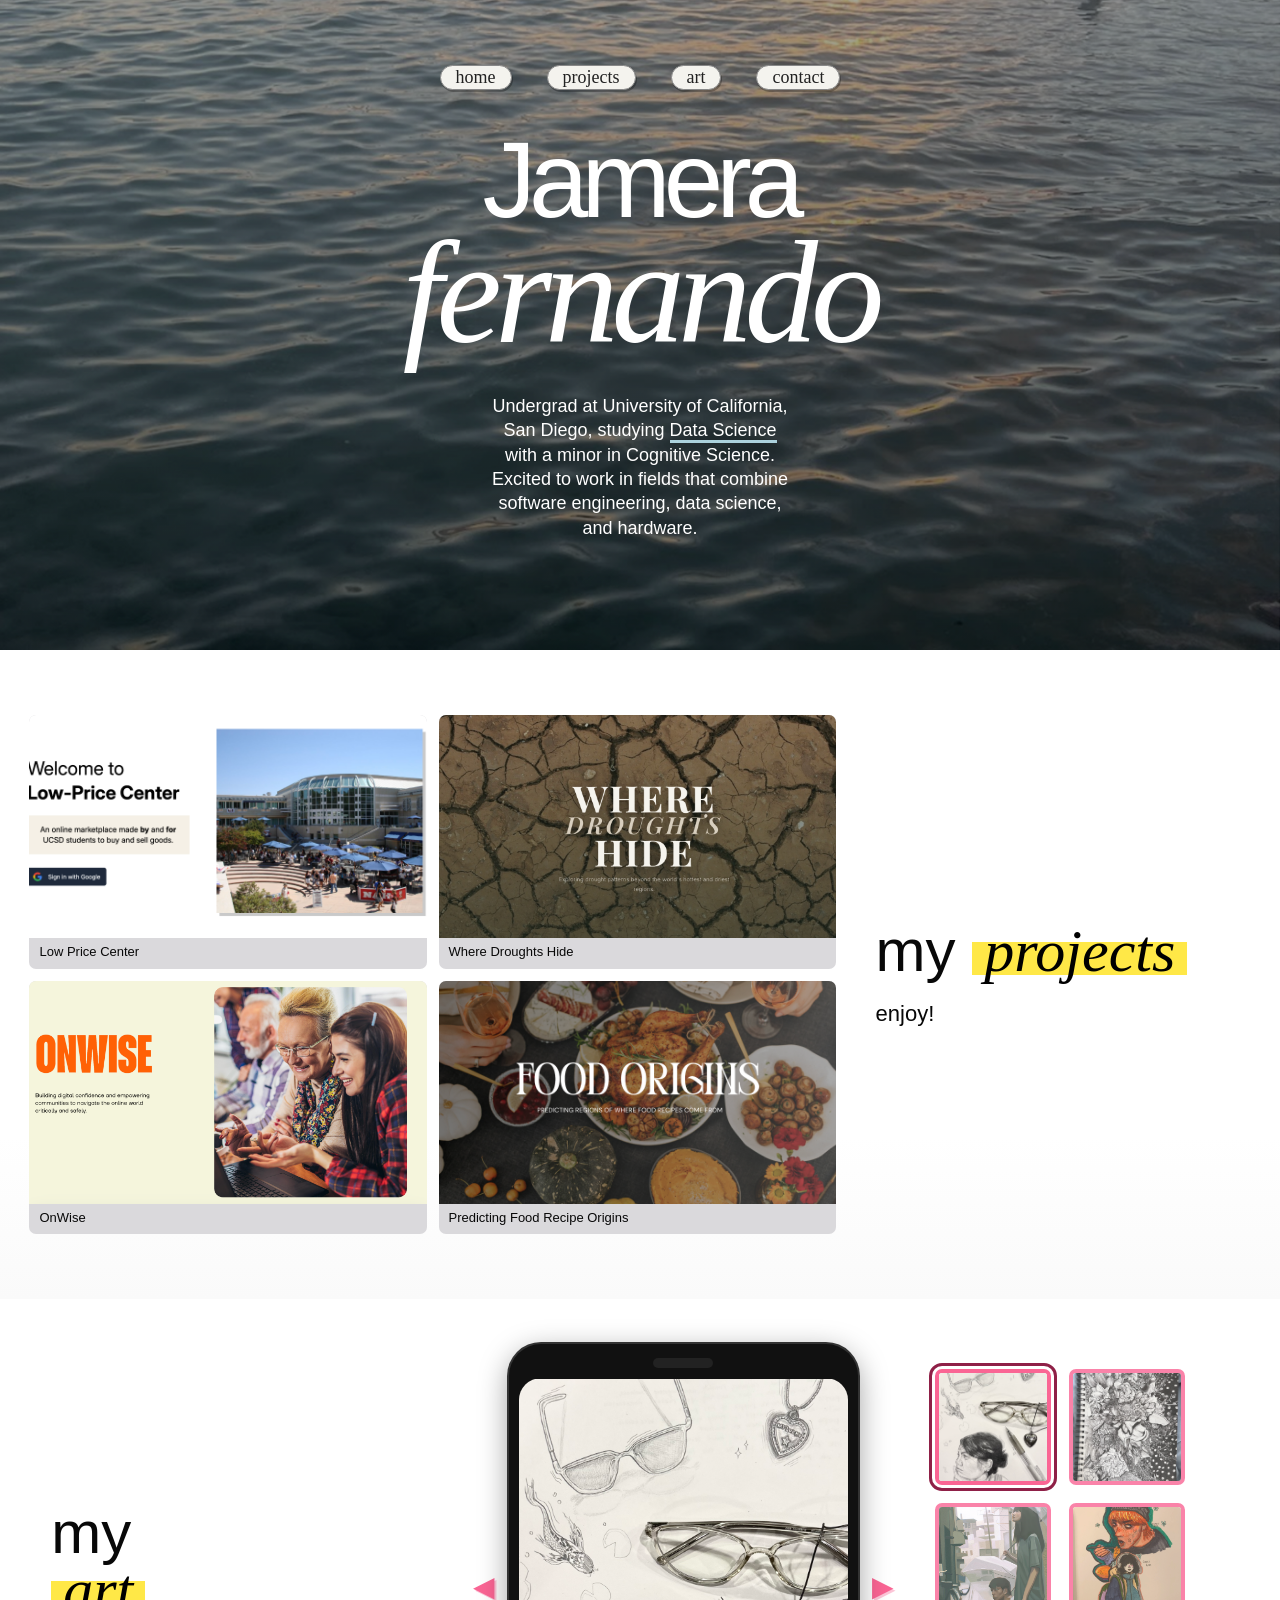
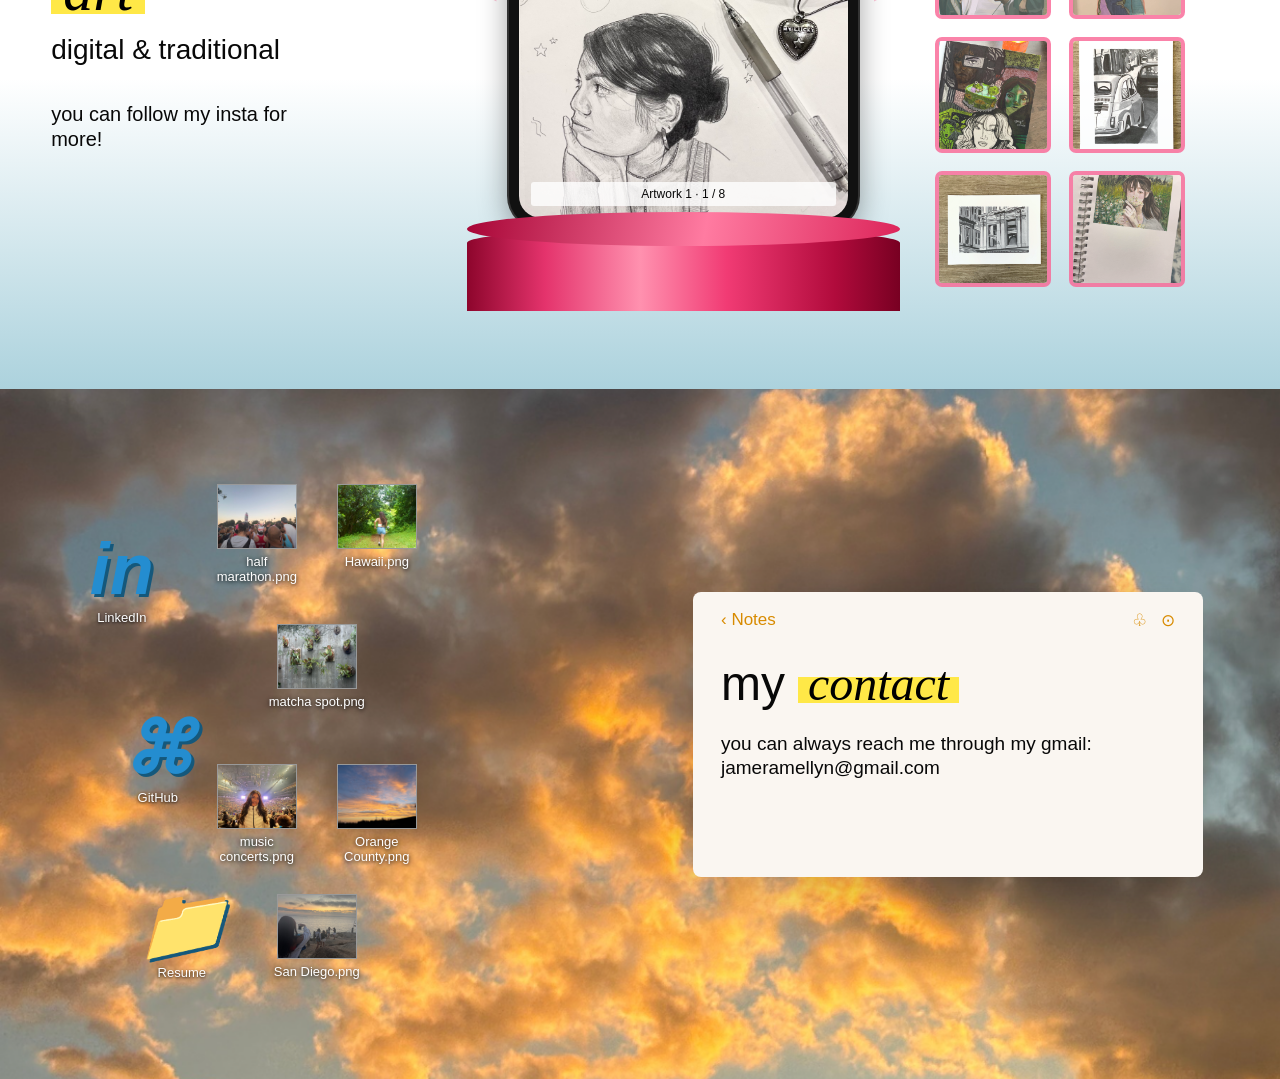
<file: index.html>
<!doctype html>
<html lang="en">
<head>
  <meta charset="UTF-8">
  <meta name="viewport" content="width=device-width, initial-scale=1">
  <meta name="description" content="Jamera Fernando — UC San Diego Data Science student exploring software engineering, embedded systems, and art.">
  <title>Jamera Fernando — Portfolio</title>
  <link rel="preconnect" href="https://fonts.googleapis.com">
  <link rel="stylesheet" href="https://fonts.googleapis.com/css2?family=Playfair+Display:ital,wght@0,400;0,700;1,400;1,700&family=Inter:wght@300;400;500&display=swap">
  <link rel="stylesheet" href="style.css">
  <script src="global.js" defer></script>
  <script src="index.js" defer></script>
</head>
<body>

<a class="skip" href="#projects">Skip to projects</a>

<!-- ═══ HERO ═══ -->
<header id="home" class="hero">
  <div class="hero-bg" aria-hidden="true">
    <img src="images/background.png" alt="">
  </div>

  <nav aria-label="Main navigation">
    <a href="#home">home</a>
    <a href="#projects">projects</a>
    <a href="#art">art</a>
    <a href="#contact">contact</a>
  </nav>

  <div class="hero-content">
    <h1>
      <span>Jamera</span>
      <em>fernando</em>
    </h1>
    <p>
      Undergrad at University of California,<br>
      San Diego, studying <span class="blue-underline">Data Science</span><br>
      with a minor in Cognitive Science.<br>
      Excited to work in fields that combine<br>
      software engineering, data science,<br>
      and hardware.
    </p>
  </div>
</header>

<main>

  <!-- ═══ PROJECTS ═══ -->
  <section id="projects" class="section projects-section" aria-labelledby="projects-title">
    <div class="section-inner">
      <div class="projects-layout">

        <div class="project-grid" id="project-grid">
          <!-- Populated by index.js -->
        </div>

        <div class="projects-intro">
          <h2 id="projects-title" class="display-heading">my <mark><em>projects</em></mark></h2>
          <p>enjoy!</p>
        </div>

      </div>
    </div>
  </section>

  <!-- ═══ ART ═══ -->
  <section id="art" class="section art-section" aria-labelledby="art-title">
    <div class="section-inner">
      <div class="art-layout">

        <div class="art-intro">
          <h2 id="art-title" class="display-heading">my<br><mark><em>art</em></mark></h2>
          <p class="art-subtitle">digital &amp; traditional</p>
          <p class="art-cta">you can follow my insta for more!<br>
            <!-- Replace with: <a href="https://instagram.com/yourhandle" target="_blank" rel="noopener">@yourhandle</a> -->
          </p>
        </div>

        <div class="phone-display" role="region" aria-roledescription="carousel" aria-label="Art gallery" tabindex="0">
          <div class="carousel-row">
            <button class="carousel-btn" id="prev-btn" aria-label="Previous artwork">◀</button>
            <div class="phone-frame">
              <div class="phone-notch" aria-hidden="true"></div>
              <div class="phone-screen">
                <figure>
                  <img id="art-main" src="images/art1.png" alt="Artwork 1">
                  <figcaption id="art-caption" aria-live="polite">Artwork 1 · 1 / 8</figcaption>
                </figure>
              </div>
            </div>
            <button class="carousel-btn" id="next-btn" aria-label="Next artwork">▶</button>
          </div>
          <div class="pedestal" aria-hidden="true"></div>
        </div>

        <div class="art-thumbnails" id="thumbnails" aria-label="Choose artwork">
          <!-- Populated by index.js -->
        </div>

      </div>
    </div>
  </section>

  <!-- ═══ CONTACT ═══ -->
  <section id="contact" class="section contact-section" aria-labelledby="contact-title">
    <div class="contact-bg" aria-hidden="true">
      <img src="images/cloud.png" alt="">
    </div>
    <div class="contact-inner">

      <div class="desktop-area" aria-label="Links and photo collection">
        <a class="desktop-icon icon-linkedin" href="https://www.linkedin.com/" target="_blank" rel="noopener noreferrer" aria-label="LinkedIn — replace with your profile URL">
          <div class="icon-img">in</div>
          <span class="icon-label">LinkedIn</span>
        </a>
        <a class="desktop-icon icon-github" href="https://github.com/jameramellyn" target="_blank" rel="noopener noreferrer" aria-label="GitHub">
          <div class="icon-img">⌘</div>
          <span class="icon-label">GitHub</span>
        </a>
        <a class="desktop-icon icon-resume" href="Jamera_Fernando .pdf" target="_blank" rel="noopener noreferrer" aria-label="Resume PDF">
          <div class="icon-img">📁</div>
          <span class="icon-label">Resume</span>
        </a>

        <div id="desktop-photos" class="desktop-photos"></div>
      </div>

      <article class="notes-card">
        <div class="notes-toolbar">
          <span>‹ Notes</span>
          <span aria-hidden="true">♧ &nbsp; ⊙</span>
        </div>
        <div class="notes-body">
          <h2 id="contact-title">my <mark><em>contact</em></mark></h2>
          <p>you can always reach me through my gmail:<br>
            <a href="mailto:jameramellyn@gmail.com">jameramellyn@gmail.com</a>
          </p>
        </div>
      </article>

    </div>
  </section>

</main>
</body>
</html>
</file>
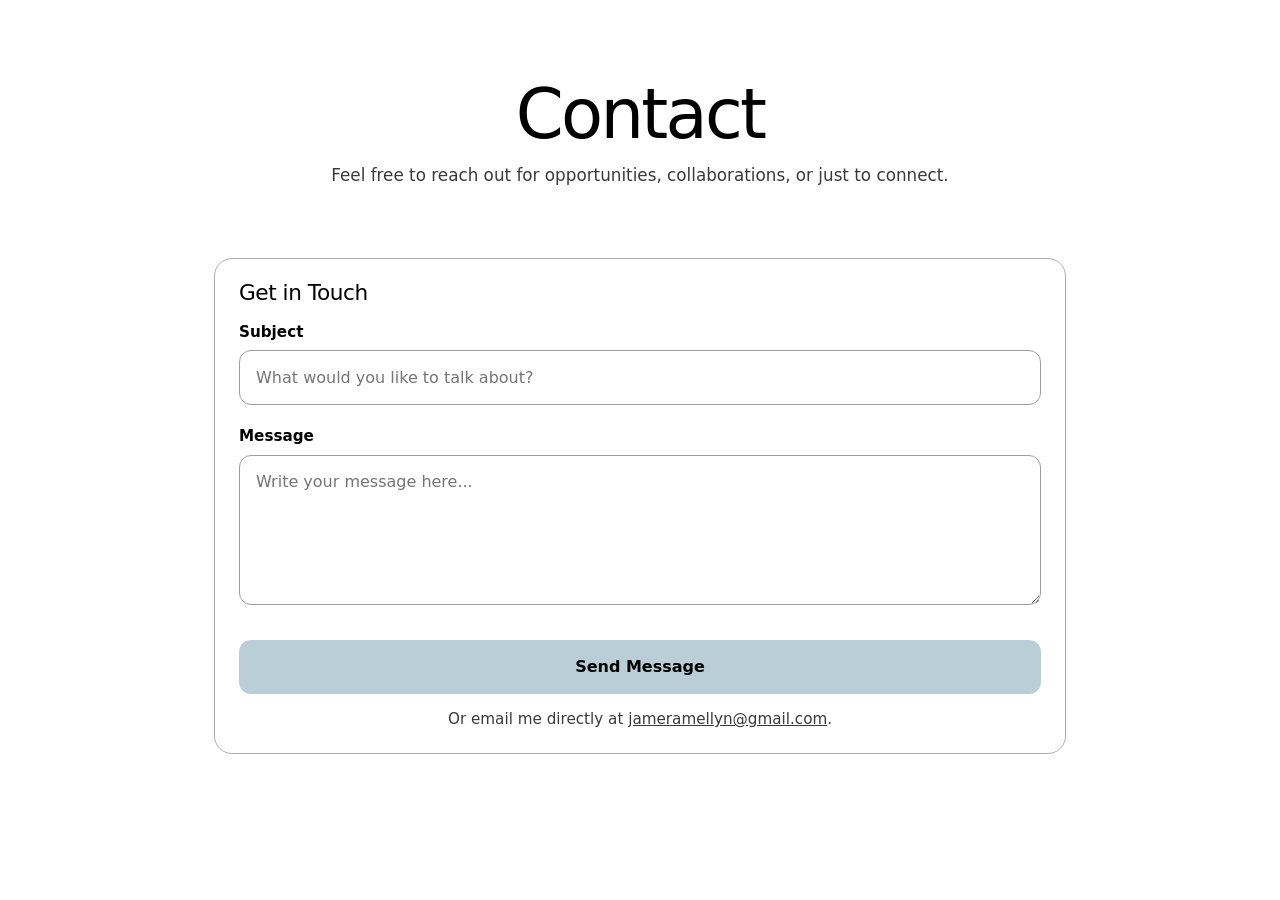
<file: contact/index.html>
<!DOCTYPE html>
<html lang="en">
<head>
  <meta charset="UTF-8">
  <meta name="viewport" content="width=device-width, initial-scale=1.0">
  <title>Contact | Jamera Fernando</title>

  <link rel="stylesheet" href="../style.css">
  <script type="module" src="../global.js"></script>
  <style>
    html {
      --color-accent: rgba(186, 206, 215, 1);
      accent-color: var(--color-accent);
      scroll-behavior: smooth;
      color-scheme: light dark;
    }

    * {
      box-sizing: border-box;
    }
  
    body {
      margin: 0;
      font-family: Inter, ui-sans-serif, system-ui, -apple-system, BlinkMacSystemFont, "Segoe UI", sans-serif;
      line-height: 1.6;
      background: Canvas;
      color: CanvasText;
    }
  
    .page-header {
      padding: 5rem 1.5rem 2rem;
      text-align: center;
    }
  
    .page-header h1 {
      margin: 0;
      font-size: clamp(2.5rem, 7vw, 4.3rem);
      letter-spacing: -0.04em;
      line-height: 1;
    }
  
    .page-header p {
      margin: 1rem auto 0;
      max-width: 680px;
      font-size: 1.05rem;
      color: color-mix(in oklch, CanvasText, Canvas 35%);
    }
  
    .resume-wrapper {
      max-width: 900px;
      margin: 0 auto;
      padding: 2.5rem 1.5rem 5rem;
    }
  
    section {
      margin-bottom: 2.5rem;
      background: Canvas;
      border: 1px solid color-mix(in oklch, CanvasText, Canvas 75%);
      border-radius: 18px;
      padding: 1.5rem;
    }
  
    section h2 {
      margin-top: 0;
      margin-bottom: 1rem;
      font-size: 1.35rem;
      letter-spacing: -0.02em;
    }
  
    form {
      display: grid;
      gap: 1.2rem;
      margin-top: 1rem;
    }
  
    label span {
      display: block;
      margin-bottom: 0.4rem;
      font-weight: 600;
      font-size: 0.95rem;
    }
  
    input,
    textarea {
      width: 100%;
      padding: 0.85rem 1rem;
      border-radius: 12px;
      border: 1px solid color-mix(in oklch, CanvasText, Canvas 70%);
      background: Canvas;
      color: CanvasText;
      font: inherit;
      transition: border-color 0.2s ease, box-shadow 0.2s ease;
    }
  
    input:focus,
    textarea:focus {
      outline: none;
      border-color: var(--color-accent);
      box-shadow: 0 0 0 4px color-mix(in oklch, var(--color-accent), canvas 85%);
    }
  
    textarea {
      min-height: 150px;
      resize: vertical;
    }
  
    button {
      margin-top: 0.5rem;
      border: none;
      border-radius: 12px;
      padding: 0.9rem 1.2rem;
      font-weight: 600;
      background: var(--color-accent);
      cursor: pointer;
      transition: transform 0.15s ease, background-color 0.2s ease;
    }
  
    button:hover {
      transform: translateY(-1px);
    }
  
    .contact-note {
      margin-top: 1rem;
      font-size: 0.95rem;
      text-align: center;
      color: color-mix(in oklch, CanvasText, Canvas 35%);
    }
  
    @media (max-width: 768px) {
      .page-header {
        padding-top: 4rem;
      }
    }
  </style>

</head>
<body>
  <!-- <ul>
    <li><a href="../">Home</a></li>
    <li><a href="../#about">About</a></li>
    <li><a href="../projects/">Projects</a></li>
    <li><a href="../resume/">Resume</a></li>
    <li><a href="../contact/">Contact</a></li>
    <li><a href="https://github.com/jameramellyn" target="_blank">Github</a></li>
  </ul> -->

  <header class="page-header">
    <h1>Contact</h1>
    <p>Feel free to reach out for opportunities, collaborations, or just to connect.</p>
  </header>
  
  <main class="resume-wrapper">
    <section>
      <h2>Get in Touch</h2>
  
      <form action="mailto:jameramellyn@gmail.com">
        <label>
          <span>Subject</span>
          <input type="text" name="subject" placeholder="What would you like to talk about?">
        </label>
      
        <label>
          <span>Message</span>
          <textarea name="body" placeholder="Write your message here..."></textarea>
        </label>
      
        <button type="submit">Send Message</button>
      </form>
  
      <p class="contact-note">
        Or email me directly at
        <a href="mailto:jameramellyn@gmail.com">jameramellyn@gmail.com</a>.
      </p>
    </section>
  </main>
</body>
</html>
</file>
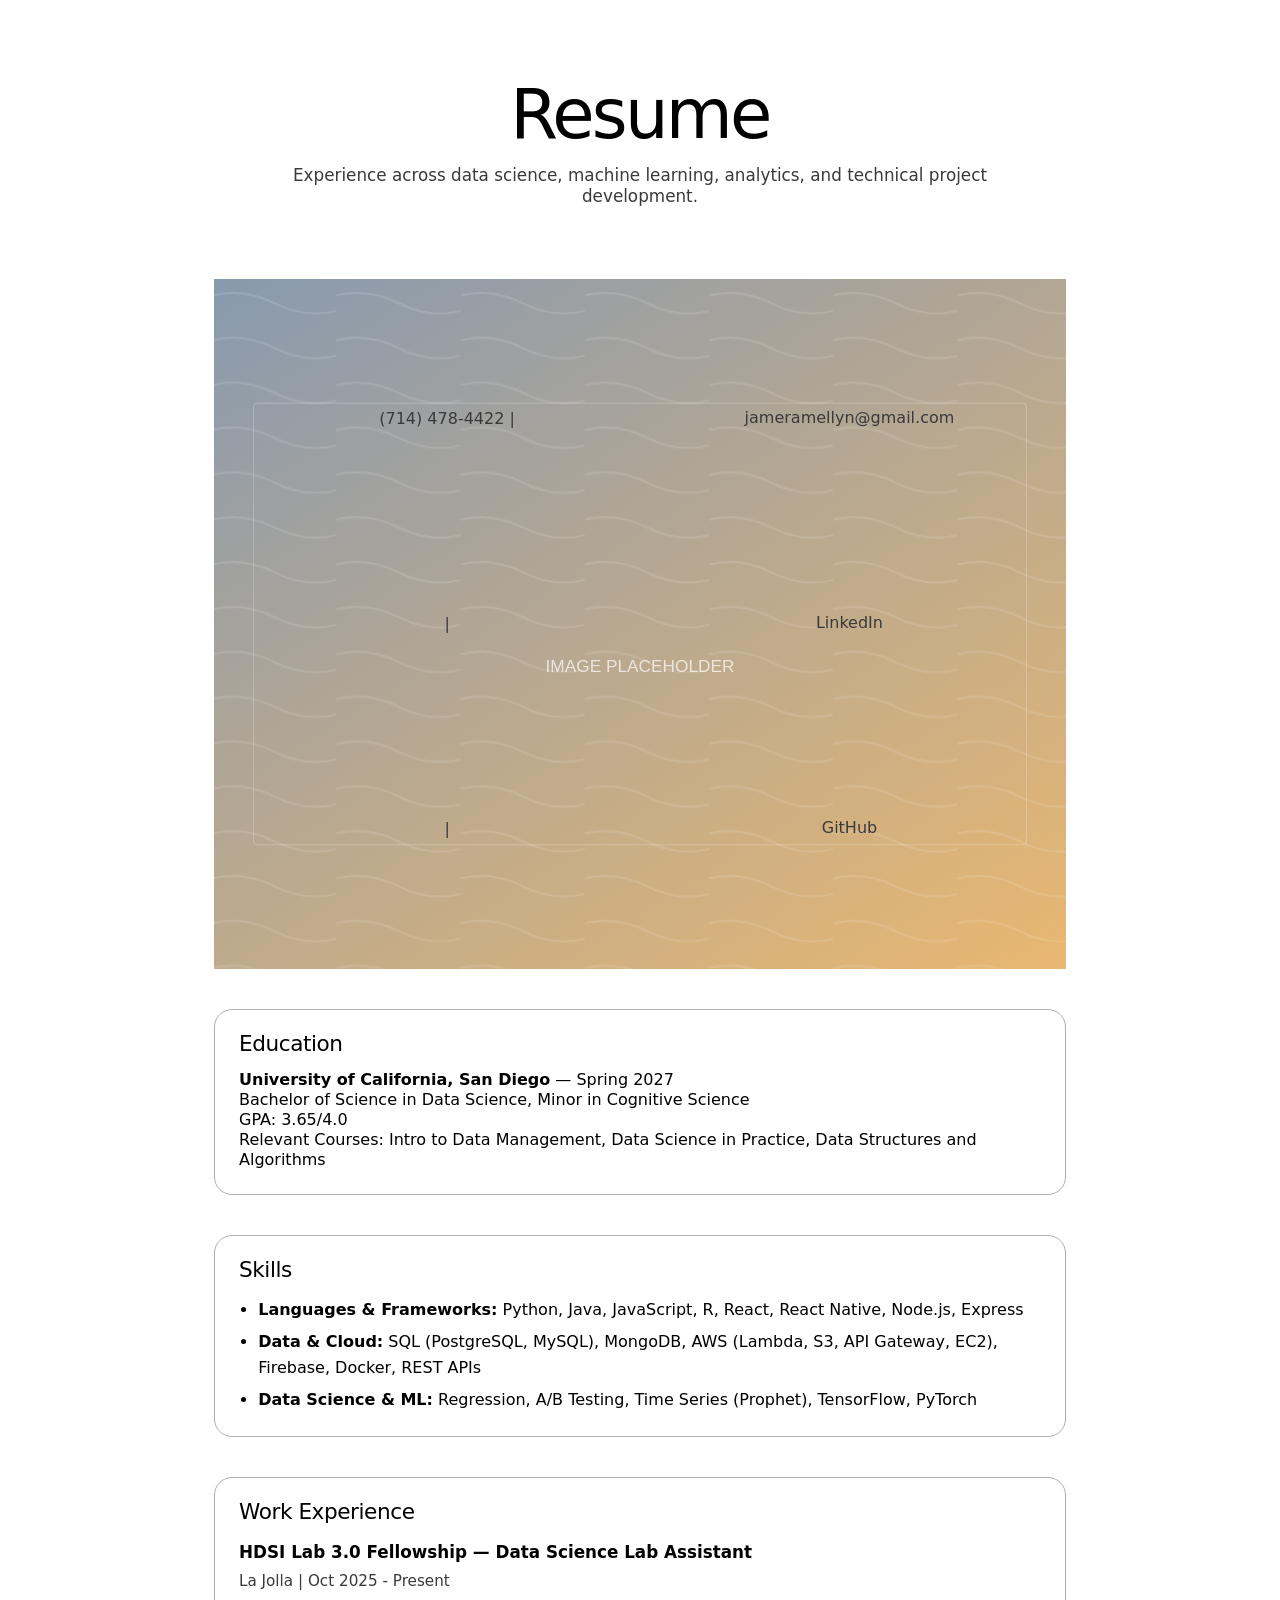
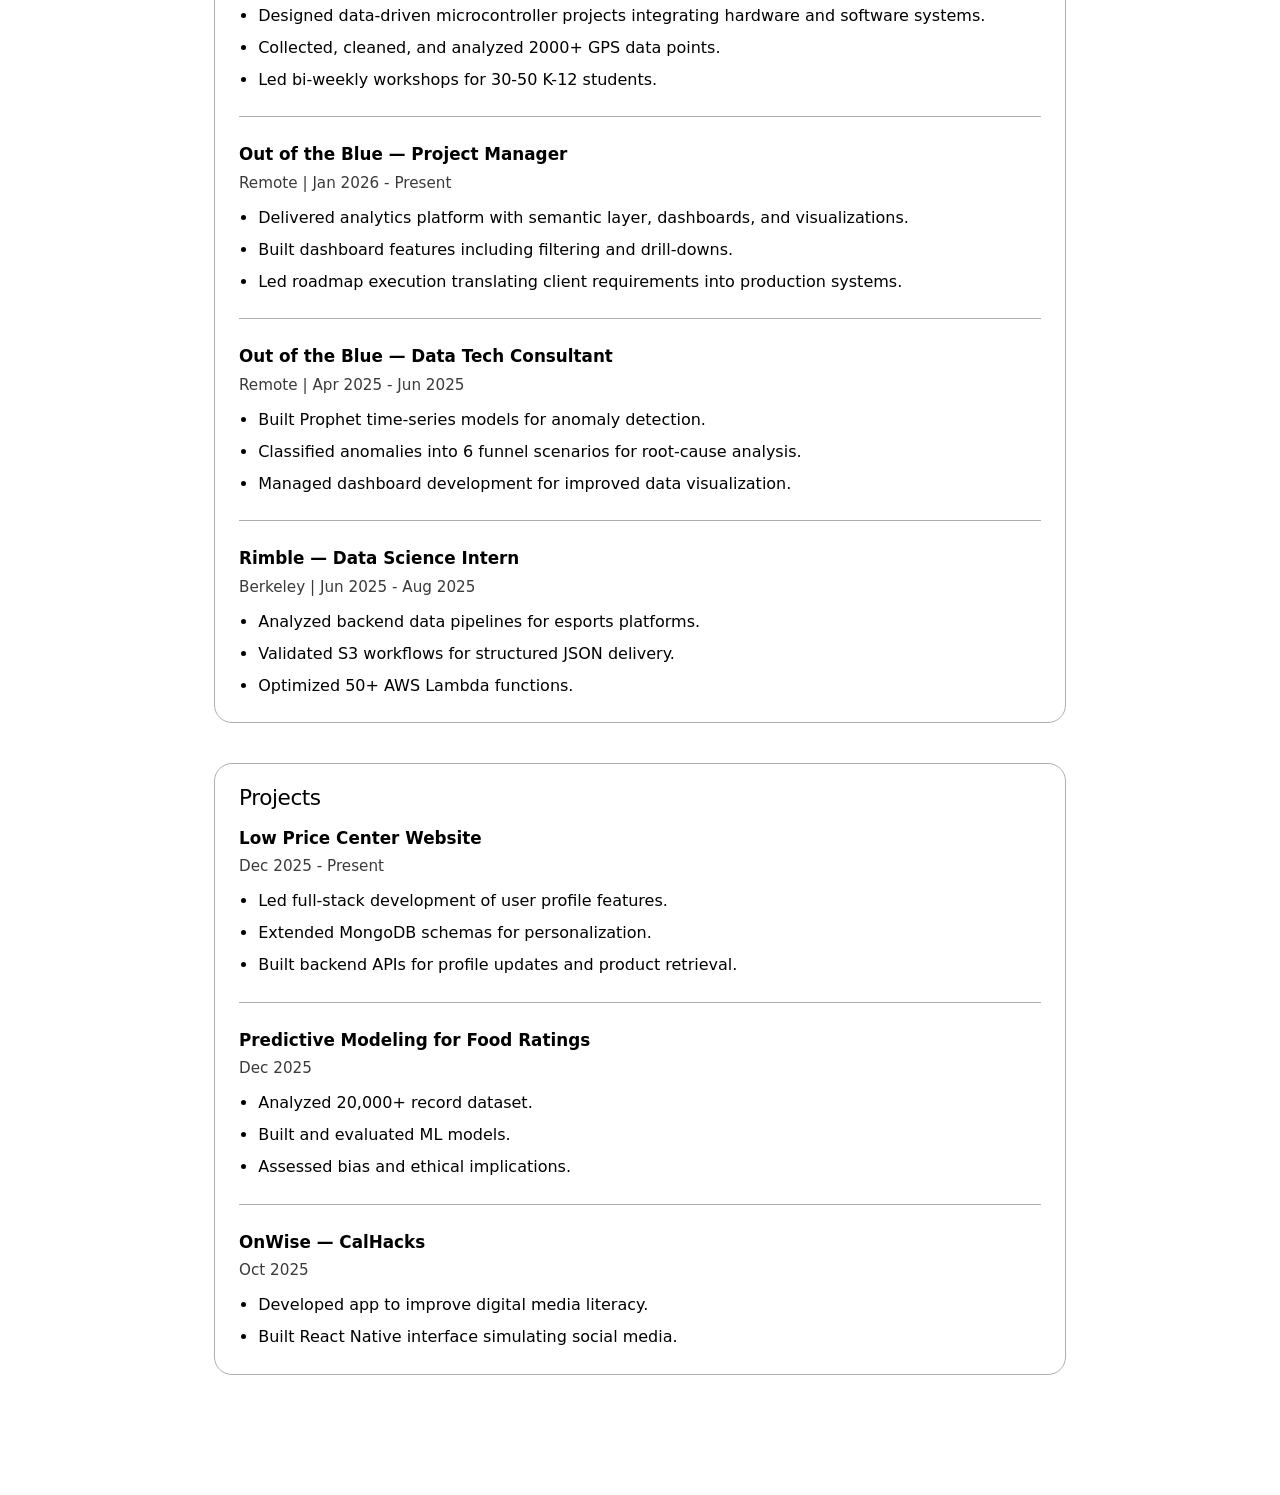
<file: resume/index.html>
<!DOCTYPE html>
<html lang="en">
<head>
  <meta charset="UTF-8">
  <meta name="viewport" content="width=device-width, initial-scale=1.0">
  <title>Resume | Jamera Fernando</title>

  <link rel="stylesheet" href="../style.css">
  <script type="module" src="../global.js"></script>

  <style>
    html {
      --color-accent: rgba(186, 206, 215, 1);
      accent-color: var(--color-accent);
      scroll-behavior: smooth;
      color-scheme: light dark;
    }
  
    * {
      box-sizing: border-box;
    }
  
    body {
      margin: 0;
      font-family: Inter, ui-sans-serif, system-ui, -apple-system, BlinkMacSystemFont, "Segoe UI", sans-serif;
      line-height: 1.6;
      background: Canvas;
      color: CanvasText;
    }
  
    .page-header {
      padding: 5rem 1.5rem 2rem;
      text-align: center;
    }
  
    .page-header h1 {
      margin: 0;
      font-size: clamp(2.5rem, 7vw, 4.3rem);
      letter-spacing: -0.04em;
      line-height: 1;
    }
  
    .page-header p {
      margin: 1rem auto 0;
      max-width: 700px;
      font-size: 1.05rem;
      color: color-mix(in oklch, CanvasText, Canvas 35%);
    }
  
    .resume-wrapper {
      max-width: 900px;
      margin: 0 auto;
      padding: 2.5rem 1.5rem 5rem;
    }
  
    .contact {
      text-align: center;
      color: color-mix(in oklch, CanvasText, Canvas 35%);
      margin-bottom: 2.5rem;
    }
  
    .contact a {
      color: inherit;
      text-decoration: none;
      border-bottom: 1px solid transparent;
      transition: border-color 0.2s ease, color 0.2s ease;
    }
  
    .contact a:hover {
      color: CanvasText;
      border-color: CanvasText;
    }
  
    section {
      margin-bottom: 2.5rem;
      background: Canvas;
      border: 1px solid color-mix(in oklch, CanvasText, Canvas 75%);
      border-radius: 18px;
      padding: 1.5rem;
    }
  
    section h2 {
      margin-top: 0;
      margin-bottom: 1rem;
      font-size: 1.35rem;
      letter-spacing: -0.02em;
    }
  
    article + article {
      margin-top: 1.5rem;
      padding-top: 1.5rem;
      border-top: 1px solid color-mix(in oklch, CanvasText, Canvas 75%);
    }
  
    h3 {
      margin: 0 0 0.35rem;
      font-size: 1.05rem;
    }
  
    .meta {
      margin-top: 0;
      color: color-mix(in oklch, CanvasText, Canvas 35%);
      font-size: 0.95rem;
    }
  
    ul {
      margin: 0.75rem 0 0;
      padding-left: 1.2rem;
    }
  
    li + li {
      margin-top: 0.4rem;
    }
  
    @media (max-width: 768px) {
      .page-header {
        padding-top: 4rem;
      }
  
      .contact {
        font-size: 0.95rem;
        line-height: 1.8;
      }
    }
  </style>
</head>

<body>
  <!-- <ul>
    <li><a href="../">Home</a></li>
    <li><a href="../#about">About</a></li>
    <li><a href="../projects/">Projects</a></li>
    <li><a href="../resume/">Resume</a></li>
    <li><a href="../contact/">Contact</a></li>
    <li><a href="https://github.com/jameramellyn" target="_blank">Github</a></li>
  </ul> -->

  <header class="page-header">
    <h1>Resume</h1>
    <p>
      Experience across data science, machine learning, analytics, and technical project development.
    </p>
  </header>

  <main class="resume-wrapper">
    <p class="contact">
      (714) 478-4422 |
      <a href="mailto:jameramellyn@gmail.com">jameramellyn@gmail.com</a> |
      <a href="#">LinkedIn</a> |
      <a href="#">GitHub</a>
    </p>

    <section>
      <h2>Education</h2>
      <p><strong>University of California, San Diego</strong> — <time datetime="2027">Spring 2027</time></p>
      <p>Bachelor of Science in Data Science, Minor in Cognitive Science</p>
      <p>GPA: 3.65/4.0</p>
      <p>Relevant Courses: Intro to Data Management, Data Science in Practice, Data Structures and Algorithms</p>
    </section>

    <section>
      <h2>Skills</h2>
      <ul>
        <li><strong>Languages & Frameworks:</strong> Python, Java, JavaScript, R, React, React Native, Node.js, Express</li>
        <li><strong>Data & Cloud:</strong> SQL (PostgreSQL, MySQL), MongoDB, AWS (Lambda, S3, API Gateway, EC2), Firebase, Docker, REST APIs</li>
        <li><strong>Data Science & ML:</strong> Regression, A/B Testing, Time Series (Prophet), TensorFlow, PyTorch</li>
      </ul>
    </section>

    <section>
      <h2>Work Experience</h2>

      <article>
        <h3>HDSI Lab 3.0 Fellowship — Data Science Lab Assistant</h3>
        <p class="meta">La Jolla | <time datetime="2025-10">Oct 2025 - Present</time></p>
        <ul>
          <li>Designed data-driven microcontroller projects integrating hardware and software systems.</li>
          <li>Collected, cleaned, and analyzed 2000+ GPS data points.</li>
          <li>Led bi-weekly workshops for 30-50 K-12 students.</li>
        </ul>
      </article>

      <article>
        <h3>Out of the Blue — Project Manager</h3>
        <p class="meta">Remote | <time datetime="2026-01">Jan 2026 - Present</time></p>
        <ul>
          <li>Delivered analytics platform with semantic layer, dashboards, and visualizations.</li>
          <li>Built dashboard features including filtering and drill-downs.</li>
          <li>Led roadmap execution translating client requirements into production systems.</li>
        </ul>
      </article>

      <article>
        <h3>Out of the Blue — Data Tech Consultant</h3>
        <p class="meta">Remote | <time datetime="2025-04">Apr 2025</time> - <time datetime="2025-06">Jun 2025</time></p>
        <ul>
          <li>Built Prophet time-series models for anomaly detection.</li>
          <li>Classified anomalies into 6 funnel scenarios for root-cause analysis.</li>
          <li>Managed dashboard development for improved data visualization.</li>
        </ul>
      </article>

      <article>
        <h3>Rimble — Data Science Intern</h3>
        <p class="meta">Berkeley | <time datetime="2025-06">Jun 2025</time> - <time datetime="2025-08">Aug 2025</time></p>
        <ul>
          <li>Analyzed backend data pipelines for esports platforms.</li>
          <li>Validated S3 workflows for structured JSON delivery.</li>
          <li>Optimized 50+ AWS Lambda functions.</li>
        </ul>
      </article>
    </section>

    <section>
      <h2>Projects</h2>

      <article>
        <h3>Low Price Center Website</h3>
        <p class="meta"><time datetime="2025-12">Dec 2025</time> - Present</p>
        <ul>
          <li>Led full-stack development of user profile features.</li>
          <li>Extended MongoDB schemas for personalization.</li>
          <li>Built backend APIs for profile updates and product retrieval.</li>
        </ul>
      </article>

      <article>
        <h3>Predictive Modeling for Food Ratings</h3>
        <p class="meta"><time datetime="2025-12">Dec 2025</time></p>
        <ul>
          <li>Analyzed 20,000+ record dataset.</li>
          <li>Built and evaluated ML models.</li>
          <li>Assessed bias and ethical implications.</li>
        </ul>
      </article>

      <article>
        <h3>OnWise — CalHacks</h3>
        <p class="meta"><time datetime="2025-10">Oct 2025</time></p>
        <ul>
          <li>Developed app to improve digital media literacy.</li>
          <li>Built React Native interface simulating social media.</li>
        </ul>
      </article>
    </section>
  </main>
</body>
</html>
</file>
<file: style.css>
/* Optional licensed font: place HelveticaWorld.woff2 in images/ and uncomment.
@font-face {
  font-family: 'Helvetica World';
  src: url('images/HelveticaWorld.woff2') format('woff2');
  font-display: swap;
} */

:root {
  --blue: #acd2dd;
  --highlight: #ffe847;
  --pink: #fa6594;
  --sans: 'Helvetica World', Helvetica, Arial, sans-serif;
  --serif: 'Times New Roman', Times, serif;
}

* {
  box-sizing: border-box;
}

html {
  scroll-behavior: smooth;
  scroll-padding-top: 20px;
}

body {
  margin: 0;
  background: #fff;
  color: #080808;
  font-family: var(--sans);
}

a {
  color: inherit;
}

button {
  font: inherit;
}

a:focus-visible,
button:focus-visible,
[tabindex]:focus-visible {
  outline: 3px solid #126579;
  outline-offset: 5px;
}

.skip {
  position: absolute;
  top: -80px;
  left: 12px;
  z-index: 5;
  background: white;
  padding: 12px;
}

.skip:focus {
  top: 10px;
}

.section {
  position: relative;
  overflow: hidden;
}

h1, h2, p, figure {
  margin: 0;
}

h2 {
  font-size: clamp(38px, 5vw, 60px);
  font-weight: 400;
  line-height: .96;
}

h2 em {
  font-family: var(--serif);
  font-weight: 400;
}

mark {
  background: linear-gradient(transparent 38%, var(--highlight) 38%, var(--highlight) 86%, transparent 86%);
  padding: 0 .2em;
}

p {
  line-height: 1.25;
}

.hero {
  position: relative;
  min-height: 650px;
  display: flex;
  align-items: center;
  flex-direction: column;
  color: #fff;
  text-align: center;
  padding: 65px 20px 55px;
  background: linear-gradient(165deg, #a5b5b1 0%, #6c9096 26%, #44646b 55%, #243e48 100%);
}

.hero-bg {
  position: absolute;
  inset: 0;
  overflow: hidden;
  z-index: 0;
}

.hero-bg::after {
  content: '';
  position: absolute;
  inset: 0;
  background: linear-gradient(#0003, #0005);
}

.hero-bg img {
  width: 100%;
  height: 100%;
  object-fit: cover;
  display: block;
}

.hero nav,
.hero-content {
  position: relative;
  z-index: 1;
}

nav {
  display: flex;
  gap: 35px;
  justify-content: center;
  margin-bottom: 48px;
}

nav a {
  font-family: var(--serif);
  font-size: 18px;
  text-decoration: none;
  background: #f4f3ee;
  color: #222;
  border: 1px solid #888;
  border-radius: 30px;
  box-shadow: 1px 2px 0 #0004;
  padding: 1px 15px;
}

nav a:hover {
  background: var(--highlight);
}

h1 {
  font-weight: 400;
  letter-spacing: -7px;
  line-height: .8;
}

h1 span {
  display: block;
  font-size: clamp(70px, 10.5vw, 107px);
}

h1 em {
  display: block;
  font-size: clamp(98px, 14.4vw, 147px);
  font-family: var(--serif);
  font-weight: 400;
  margin-top: 10px;
}

.hero p {
  font-size: 18px;
  margin-top: 43px;
  line-height: 1.35;
}

.blue-underline {
  border-bottom: 3px solid var(--blue);
}

.background-label {
  position: absolute;
  bottom: 10px;
  right: 15px;
  font-size: 11px;
  letter-spacing: .08em;
  opacity: .65;
}

.projects {
  min-height: 550px;
  display: grid;
  grid-template-columns: 2.15fr 1fr;
  align-items: center;
  gap: 40px;
  padding: 65px 2.3%;
  background: linear-gradient(white 75%, #fafafa);
}

.project-grid {
  display: grid;
  grid-template-columns: 1fr 1fr;
  gap: 12px;
}

.project-card {
  display: block;
  text-decoration: none;
  border-radius: 7px;
  overflow: hidden;
  background: #dad9dc;
  transition: transform .2s;
}

.project-card:hover {
  transform: translateY(-4px);
}

.project-card .titlebar {
  display: block;
  font-size: 11px;
  font-weight: bold;
  padding: 5px 8px;
}

.project-card img {
  width: 100%;
  aspect-ratio: 1.78;
  object-fit: cover;
  display: block;
}

.project-intro p {
  font-size: 22px;
  margin-top: 20px;
}

.art {
  display: grid;
  grid-template-columns: 1.1fr 1.25fr .85fr;
  gap: 35px;
  align-items: center;
  padding: 45px 4% 0;
  min-height: 690px;
  background: linear-gradient(white 55%, var(--blue));
}

.art-intro h2 {
  padding-bottom: 12px;
}

.art-subtitle {
  font-size: 28px;
  text-align: left;
  margin-bottom: 35px;
}

.art-intro > p:last-child {
  font-size: 20px;
  max-width: 260px;
}

.edit-note {
  font-size: 12px;
  color: #50636a;
}

.gallery {
  align-self: end;
  min-width: 0;
}

.carousel {
  position: relative;
  padding: 0 24px;
}

figure {
  position: relative;
}

#art-main {
  display: block;
  width: 100%;
  height: 560px;
  object-fit: contain;
  background: #111;
  border-radius: 9px 9px 0 0;
}

figcaption {
  position: absolute;
  bottom: 12px;
  left: 12px;
  right: 12px;
  text-align: center;
  background: #fffc;
  padding: 5px;
  font-size: 12px;
  border-radius: 3px;
}

.arrow {
  border: 0;
  background: none;
  color: var(--pink);
  font-size: 35px;
  text-shadow: 2px 2px 0 #fcc6d8;
  position: absolute;
  top: 45%;
  z-index: 1;
  cursor: pointer;
  padding: 10px;
}

.previous {
  left: -30px;
}

.next {
  right: -30px;
}

.pedestal {
  height: 83px;
  margin: 0 0;
  width: 100%;
  position: relative;
  background: linear-gradient(90deg, #8d052c, #e4336c 18%, #ff91af 40%, #f13b74 60%, #b10b3c 85%, #780022);
  border-radius: 50% 50% 0 0 / 18% 18% 0 0;
}

.pedestal:before {
  content: '';
  position: absolute;
  top: -16px;
  left: 0;
  width: 100%;
  height: 34px;
  border-radius: 50%;
  background: linear-gradient(100deg, #a70536, #ff7ba1 55%, #dc255a);
}

.thumbnails {
  display: grid;
  grid-template-columns: 1fr 1fr;
  gap: 18px;
  max-width: 250px;
}

.thumbnail {
  padding: 0;
  cursor: pointer;
  background: #f9c2d3;
  border: 4px solid var(--pink);
  border-radius: 7px;
  overflow: hidden;
  opacity: .8;
}

.thumbnail[aria-pressed=true] {
  opacity: 1;
  outline: 3px solid #8f2047;
  outline-offset: 3px;
}

.thumbnail img {
  display: block;
  width: 100%;
  aspect-ratio: 1;
  object-fit: cover;
}

.contact {
  min-height: 690px;
  background: #b6cbd4 url('images/contact-clouds.svg') center/cover;
  display: grid;
  grid-template-columns: 1.1fr 1fr;
  align-items: center;
  gap: 55px;
  padding: 65px 6%;
}

.desktop {
  position: relative;
  height: 540px;
}

.desktop-icon {
  position: absolute;
  width: 90px;
  display: flex;
  flex-direction: column;
  align-items: center;
  text-decoration: none;
  color: white;
  text-align: center;
  font-size: 15px;
  text-shadow: 0 1px 3px #000;
  gap: 6px;
}

.linkedin {
  left: 0;
  top: 70px;
}

.github {
  left: 36px;
  top: 250px;
}

.resume {
  left: 60px;
  top: 425px;
}

.internet-icon {
  font: bold italic 92px Arial;
  color: #248dd0;
  line-height: .85;
  text-shadow: 3px 3px #15587b;
}

.github-icon {
  font-size: 65px;
  line-height: 1;
  color: #fff;
}

.folder {
  display: block;
  width: 75px;
  height: 53px;
  background: linear-gradient(#a0d9fa, #62b7ed);
  border-radius: 4px;
  box-shadow: 0 3px 5px #0003;
  position: relative;
  margin-top: 10px;
}

.folder:before {
  content: '';
  position: absolute;
  top: -8px;
  left: 0;
  width: 30px;
  height: 12px;
  background: #a0d9fa;
  border-radius: 4px;
}

.photo-file {
  position: absolute;
  width: 100px;
  color: white;
  text-align: center;
  font-size: 13px;
  text-shadow: 0 1px 4px #000;
}

.photo-file img {
  width: 80px;
  height: 65px;
  object-fit: cover;
  border: 1px solid #fff6;
}

.photo-file span {
  display: block;
  margin-top: 5px;
}

.note {
  background: #faf6f1;
  border-radius: 8px;
  box-shadow: 0 10px 35px #0002;
  min-height: 285px;
  padding: 18px 28px 32px;
}

.note-toolbar {
  display: flex;
  justify-content: space-between;
  color: #d88b00;
  font-size: 17px;
  margin-bottom: 30px;
}

.note h2 {
  font-size: 48px;
  margin-bottom: 25px;
}

.note p {
  font-size: 19px;
}

.note a {
  text-decoration: none;
  overflow-wrap: anywhere;
}

.note a:hover {
  text-decoration: underline;
}

@media (min-width: 1400px) {
  .projects,
  .art,
  .contact {
    padding-left: max(4%, calc((100vw - 1350px) / 2));
    padding-right: max(4%, calc((100vw - 1350px) / 2));
  }
}

@media (max-width: 800px) {
  .hero {
    min-height: 590px;
    padding-top: 40px;
  }

  nav {
    gap: 18px;
  }

  .projects {
    padding: 45px 22px;
    gap: 25px;
    grid-template-columns: 1fr;
  }

  .project-intro {
    grid-row: 1;
  }

  .project-intro p {
    margin-top: 12px;
  }

  .art {
    grid-template-columns: 1fr 1fr;
    padding: 40px 25px 0;
    gap: 30px;
  }

  .art-intro {
    grid-column: 1 / -1;
  }

  .art-intro h2 br {
    display: none;
  }

  .art-subtitle {
    text-align: left;
    margin-bottom: 15px;
    margin-top: 6px;
  }

  #art-main {
    height: 420px;
  }

  .thumbnails {
    gap: 12px;
  }

  .contact {
    grid-template-columns: 1fr;
    padding: 40px 25px;
    gap: 15px;
  }

  .desktop {
    height: 470px;
    max-width: 430px;
    width: 100%;
    margin: auto;
  }

  .resume {
    top: 380px;
  }

  .note {
    max-width: 520px;
    width: 100%;
    margin: 0 auto 30px;
  }

  .note h2 {
    font-size: 42px;
  }
}

@media (max-width: 430px) {
  nav {
    gap: 10px;
  }

  nav a {
    padding: 2px 12px;
    font-size: 16px;
  }

  h1 {
    letter-spacing: -5px;
  }

  .hero p {
    font-size: 16px;
  }

  .project-grid {
    gap: 8px;
  }

  .project-card .titlebar {
    font-size: 9px;
  }

  .art {
    gap: 18px;
    padding-left: 18px;
    padding-right: 18px;
    grid-template-columns: 1.5fr 1fr;
  }

  .carousel {
    padding: 0 14px;
  }

  .arrow {
    font-size: 26px;
    padding: 6px;
  }

  .previous {
    left: -17px;
  }

  .next {
    right: -17px;
  }

  #art-main {
    height: 350px;
  }

  .thumbnails {
    gap: 10px;
  }

  .thumbnail {
    border-width: 3px;
  }

  .note {
    padding: 18px;
  }

  .note p {
    font-size: 16px;
  }
}

/* ═══════════════════════════════════════════
   PROJECTS SECTION — new class names
═══════════════════════════════════════════ */

.projects-section {
  min-height: 550px;
  background: linear-gradient(white 75%, #fafafa);
  padding: 65px 2.3%;
}

.projects-layout {
  display: grid;
  grid-template-columns: 2.15fr 1fr;
  align-items: center;
  gap: 40px;
}

.projects-intro p {
  font-size: 22px;
  margin-top: 20px;
}

/* Project card thumbnail — wraps the <img> + label */
.project-thumb {
  position: relative;
  overflow: hidden;
}

.project-thumb img {
  width: 100%;
  aspect-ratio: 16 / 9;
  object-fit: cover;
  display: block;
}

.project-thumb-label {
  display: none;
}

.project-meta {
  padding: 6px 10px 8px;
}

.project-name {
  font-size: 13px;
  font-weight: 500;
  margin: 0;
}

/* ═══════════════════════════════════════════
   ART SECTION — new class names
═══════════════════════════════════════════ */

.art-section {
  min-height: 690px;
  background: linear-gradient(white 55%, var(--blue));
  padding: 45px 4% 0;
}

.art-layout {
  display: grid;
  grid-template-columns: 1.1fr 1.25fr .85fr;
  gap: 35px;
  align-items: center;
}

.art-cta {
  font-size: 20px;
  max-width: 260px;
}

/* Phone frame carousel */
.phone-display {
  display: flex;
  flex-direction: column;
  align-items: center;
}

.carousel-row {
  display: flex;
  align-items: center;
  gap: 8px;
  width: 100%;
}

.carousel-btn {
  border: 0;
  background: none;
  color: var(--pink);
  font-size: 28px;
  text-shadow: 2px 2px 0 #fcc6d8;
  cursor: pointer;
  padding: 10px 6px;
  flex-shrink: 0;
}

.phone-frame {
  flex: 1;
  background: #111;
  border-radius: 32px;
  padding: 14px 10px 10px;
  box-shadow: 0 0 0 2px #333, 0 8px 30px #0006;
  position: relative;
  min-width: 0;
}

.phone-notch {
  width: 60px;
  height: 10px;
  background: #222;
  border-radius: 8px;
  margin: 0 auto 10px;
}

.phone-screen {
  border-radius: 22px;
  overflow: hidden;
  background: #111;
}

.phone-screen figure {
  position: relative;
}

.phone-screen #art-main {
  height: 440px;
  border-radius: 0;
}

/* Art thumbnails */
.art-thumbnails {
  display: grid;
  grid-template-columns: 1fr 1fr;
  gap: 18px;
  max-width: 250px;
}

.art-thumb {
  padding: 0;
  cursor: pointer;
  background: #f9c2d3;
  border: 4px solid var(--pink);
  border-radius: 7px;
  overflow: hidden;
  opacity: .8;
}

.art-thumb.active {
  opacity: 1;
  outline: 3px solid #8f2047;
  outline-offset: 3px;
}

.art-thumb img {
  display: block;
  width: 100%;
  aspect-ratio: 1;
  object-fit: cover;
}

/* ═══════════════════════════════════════════
   CONTACT SECTION — new class names
═══════════════════════════════════════════ */

.contact-section {
  position: relative;
  min-height: 690px;
  background: #b6cbd4;
}

.contact-bg {
  position: absolute;
  inset: 0;
  overflow: hidden;
  z-index: 0;
}

.contact-bg img {
  width: 100%;
  height: 100%;
  object-fit: cover;
  display: block;
}

.contact-inner {
  position: relative;
  z-index: 1;
  display: grid;
  grid-template-columns: 1.1fr 1fr;
  align-items: center;
  gap: 55px;
  padding: 65px 6%;
  min-height: 690px;
}

/* Desktop icon area */
.desktop-area {
  position: relative;
  height: 540px;
}

.icon-linkedin {
  left: 0;
  top: 70px;
}

.icon-github {
  left: 36px;
  top: 250px;
}

.icon-resume {
  left: 60px;
  top: 425px;
}

.icon-img {
  font: bold italic 72px Arial;
  color: #248dd0;
  line-height: 1;
  text-shadow: 3px 3px #15587b;
  display: flex;
  align-items: center;
  justify-content: center;
  width: 70px;
  height: 70px;
}

.icon-label {
  font-size: 13px;
}

.icon-note {
  font-size: 10px;
  opacity: .75;
}

/* Desktop photos */
.desktop-photos {
  position: absolute;
  top: 0;
  left: 130px;
  right: 0;
  bottom: 0;
}

.desktop-photo {
  position: absolute;
  width: 100px;
  color: white;
  text-align: center;
  font-size: 13px;
  text-shadow: 0 1px 4px #000;
}

.desktop-photo:nth-child(1) { top: 20px;  left: 0; }
.desktop-photo:nth-child(2) { top: 20px;  left: 120px; }
.desktop-photo:nth-child(3) { top: 160px; left: 60px; }
.desktop-photo:nth-child(4) { top: 300px; left: 0; }
.desktop-photo:nth-child(5) { top: 300px; left: 120px; }
.desktop-photo:nth-child(6) { top: 430px; left: 60px; }

.desktop-photo-img {
  width: 80px;
  height: 65px;
  margin: 0 auto;
  overflow: hidden;
  border: 1px solid #fff6;
  background: #555;
}

.desktop-photo-img img {
  width: 100%;
  height: 100%;
  object-fit: cover;
  display: block;
}

.desktop-photo-img.placeholder {
  display: flex;
  align-items: center;
  justify-content: center;
  font-size: 20px;
}

.desktop-photo-label {
  display: block;
  margin-top: 5px;
}

/* Notes card */
.notes-card {
  background: #faf6f1;
  border-radius: 8px;
  box-shadow: 0 10px 35px #0002;
  min-height: 285px;
  padding: 18px 28px 32px;
  position: relative;
  z-index: 1;
}

.notes-toolbar {
  display: flex;
  justify-content: space-between;
  color: #d88b00;
  font-size: 17px;
  margin-bottom: 30px;
}

.notes-body h2 {
  font-size: 48px;
  margin-bottom: 25px;
}

.notes-body p {
  font-size: 19px;
}

.notes-body a {
  text-decoration: none;
  overflow-wrap: anywhere;
}

.notes-body a:hover {
  text-decoration: underline;
}

/* ═══════════════════════════════════════════
   RESPONSIVE — new class names
═══════════════════════════════════════════ */

@media (min-width: 1400px) {
  .projects-section,
  .art-section,
  .contact-inner {
    padding-left: max(4%, calc((100vw - 1350px) / 2));
    padding-right: max(4%, calc((100vw - 1350px) / 2));
  }
}

@media (max-width: 800px) {
  .projects-section {
    padding: 45px 22px;
  }

  .projects-layout {
    grid-template-columns: 1fr;
    gap: 25px;
  }

  .projects-intro {
    grid-row: 1;
  }

  .projects-intro p {
    margin-top: 12px;
  }

  .art-section {
    padding: 40px 25px 0;
  }

  .art-layout {
    grid-template-columns: 1fr 1fr;
    gap: 30px;
  }

  .art-layout .art-intro {
    grid-column: 1 / -1;
  }

  .art-thumbnails {
    gap: 12px;
  }

  .phone-screen #art-main {
    height: 320px;
  }

  .contact-inner {
    grid-template-columns: 1fr;
    padding: 40px 25px;
    gap: 15px;
    min-height: unset;
  }

  .desktop-area {
    height: 470px;
    max-width: 430px;
    width: 100%;
    margin: auto;
  }

  .icon-resume {
    top: 380px;
  }

  .notes-card {
    max-width: 520px;
    width: 100%;
    margin: 0 auto 30px;
  }

  .notes-body h2 {
    font-size: 42px;
  }
}

@media (max-width: 430px) {
  .projects-section {
    padding: 40px 18px;
  }

  .art-section {
    padding-left: 18px;
    padding-right: 18px;
  }

  .art-layout {
    grid-template-columns: 1.5fr 1fr;
    gap: 18px;
  }

  .art-thumbnails {
    gap: 10px;
  }

  .art-thumb {
    border-width: 3px;
  }

  .notes-card {
    padding: 18px;
  }

  .notes-body p {
    font-size: 16px;
  }
}

@media (prefers-reduced-motion: reduce) {
  html {
    scroll-behavior: auto;
  }

  * {
    transition: none !important;
  }
}
</file>
